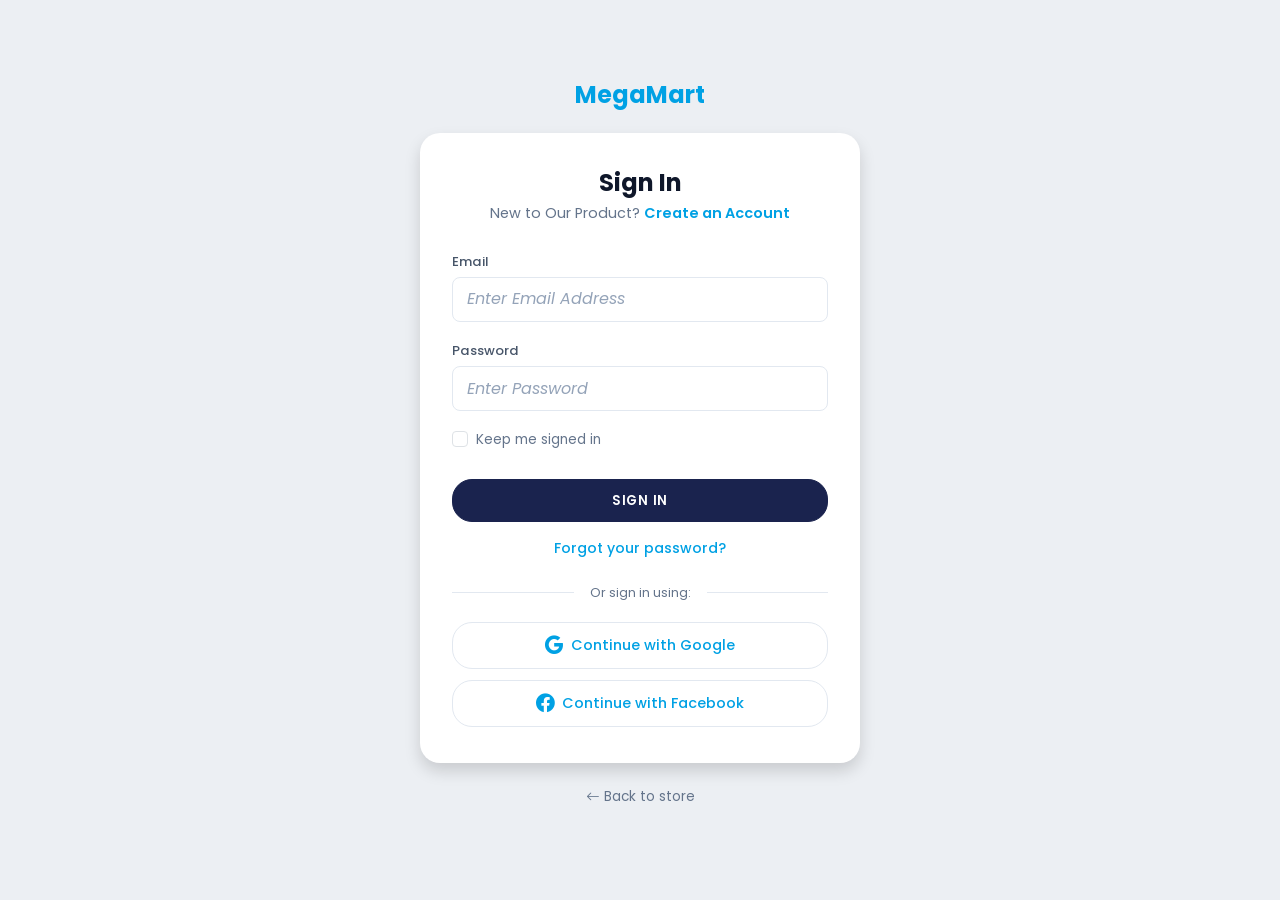
<file: login.html>
<!DOCTYPE html>
<html lang="en">
  <head>
    <meta charset="UTF-8" />
    <meta name="viewport" content="width=device-width, initial-scale=1.0" />
    <title>Sign In — MegaMart</title>
    <link rel="preconnect" href="https://fonts.googleapis.com" />
    <link rel="preconnect" href="https://fonts.gstatic.com" crossorigin />
    <link
      href="https://fonts.googleapis.com/css2?family=Poppins:wght@400;500;600;700&display=swap"
      rel="stylesheet"
    />
    <link
      href="https://cdn.jsdelivr.net/npm/bootstrap@5.3.3/dist/css/bootstrap.min.css"
      rel="stylesheet"
    />
    <link
      rel="stylesheet"
      href="https://cdn.jsdelivr.net/npm/bootstrap-icons@1.11.3/font/bootstrap-icons.min.css"
    />
    <link rel="stylesheet" href="css/style.css" />
  </head>
  <body class="mm-auth-page">
    <a class="mm-auth-brand" href="index.html">MegaMart</a>

    <div class="card mm-auth-card shadow">
      <div class="card-body">
        <h1 class="mm-auth-title">Sign In</h1>
        <p class="mm-auth-lead mb-0">
          New to Our Product?
          <a href="register.html">Create an Account</a>
        </p>

        <form id="loginForm" class="mt-4" action="#" method="post">
          <div class="mb-3">
            <label class="form-label" for="loginEmail">Email</label>
            <input
              type="email"
              class="form-control"
              id="loginEmail"
              name="email"
              placeholder="Enter Email Address"
              autocomplete="email"
              required
            />
          </div>
          <div class="mb-3">
            <label class="form-label" for="loginPassword">Password</label>
            <input
              type="password"
              class="form-control"
              id="loginPassword"
              name="password"
              placeholder="Enter Password"
              autocomplete="current-password"
              required
            />
          </div>
          <div class="form-check mb-4">
            <input class="form-check-input" type="checkbox" value="" id="keepSignedIn" />
            <label class="form-check-label mm-auth-check" for="keepSignedIn">Keep me signed in</label>
          </div>
          <button type="submit" class="btn btn-primary mm-auth-btn-primary">Sign In</button>
        </form>

        <a class="mm-auth-forgot" href="#">Forgot your password?</a>

        <div class="mm-auth-divider"><span>Or sign in using:</span></div>

        <div class="mm-auth-social">
          <button type="button" class="btn btn-outline-secondary">
            <i class="bi bi-google"></i> Continue with Google
          </button>
          <button type="button" class="btn btn-outline-secondary">
            <i class="bi bi-facebook"></i> Continue with Facebook
          </button>
        </div>
      </div>
    </div>

    <p class="mm-auth-back"><a href="index.html"><i class="bi bi-arrow-left me-1"></i>Back to store</a></p>

    <script src="https://cdn.jsdelivr.net/npm/bootstrap@5.3.3/dist/js/bootstrap.bundle.min.js"></script>
    <script>
      document.getElementById("loginForm").addEventListener("submit", function (e) {
        e.preventDefault();
        window.location.href = "dashboard.html";
      });
    </script>
  </body>
</html>
</file>
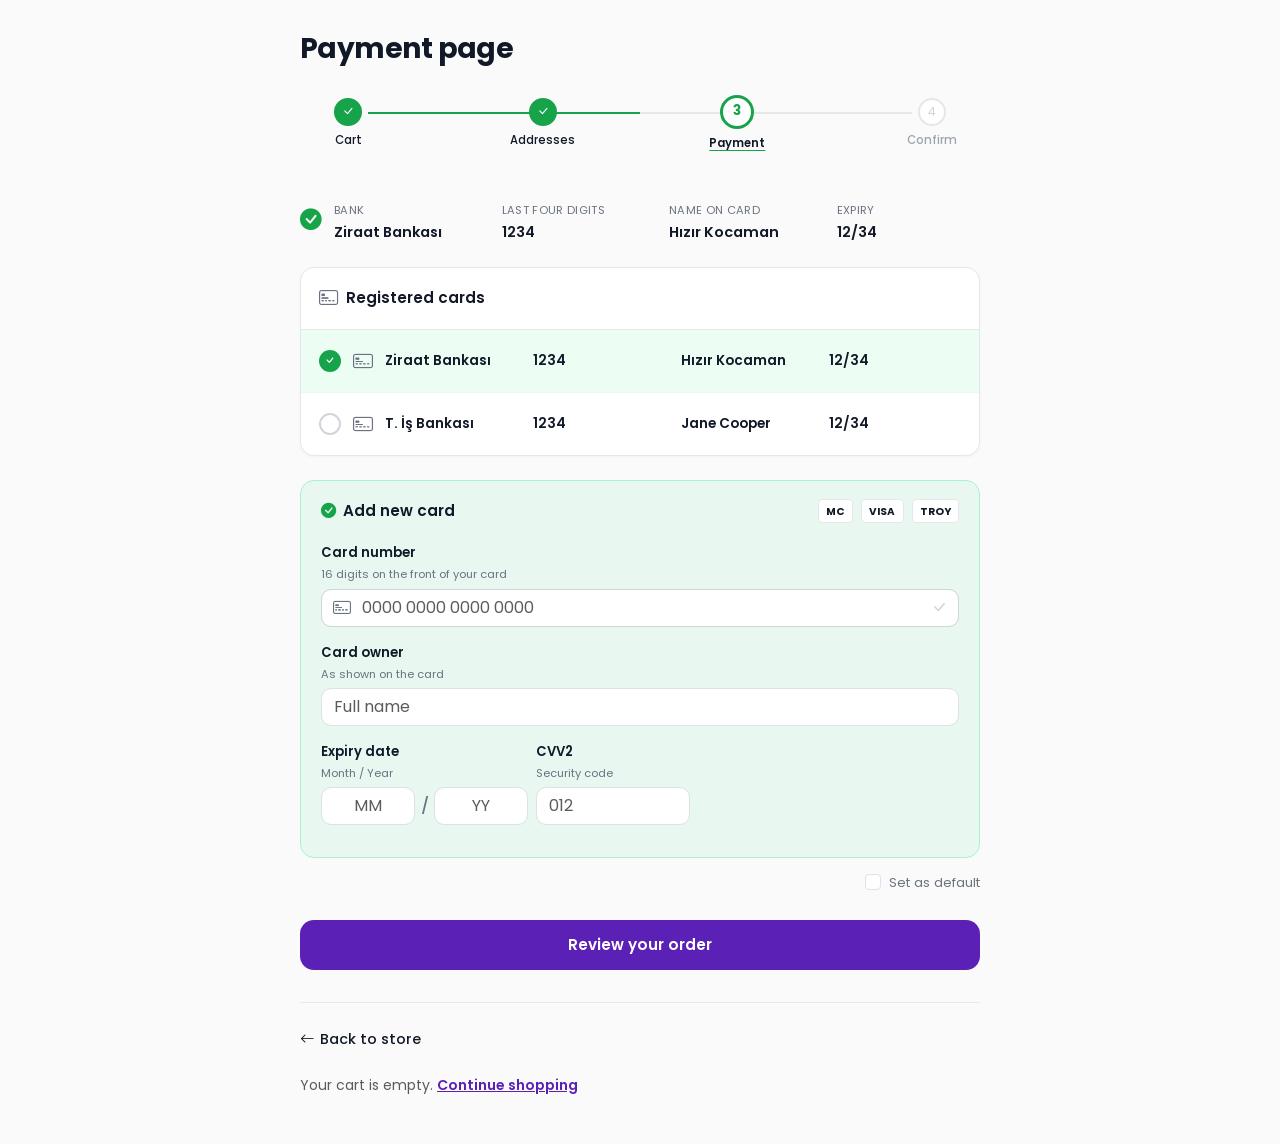
<file: payment.html>
<!DOCTYPE html>
<html lang="en">
  <head>
    <meta charset="UTF-8" />
    <meta name="viewport" content="width=device-width, initial-scale=1.0" />
    <title>Payment — MegaMart Checkout</title>
    <link rel="preconnect" href="https://fonts.googleapis.com" />
    <link rel="preconnect" href="https://fonts.gstatic.com" crossorigin />
    <link
      href="https://fonts.googleapis.com/css2?family=Poppins:wght@400;500;600;700&display=swap"
      rel="stylesheet"
    />
    <link href="https://cdn.jsdelivr.net/npm/bootstrap@5.3.3/dist/css/bootstrap.min.css" rel="stylesheet" />
    <link
      rel="stylesheet"
      href="https://cdn.jsdelivr.net/npm/bootstrap-icons@1.11.3/font/bootstrap-icons.min.css"
    />
    <link rel="stylesheet" href="css/payment.css" />
  </head>
  <body class="pay-page">
    <div class="pay-container">
      <h1 class="pay-title">Payment page</h1>

      <!-- Progress stepper -->
      <div class="pay-stepper" role="list">
        <div class="pay-step done" role="listitem">
          <div class="pay-step-circle"><i class="bi bi-check-lg"></i></div>
          <div class="pay-step-label">Cart</div>
        </div>
        <div class="pay-step done" role="listitem">
          <div class="pay-step-circle"><i class="bi bi-check-lg"></i></div>
          <div class="pay-step-label">Addresses</div>
        </div>
        <div class="pay-step active" role="listitem">
          <div class="pay-step-circle">3</div>
          <div class="pay-step-label">Payment</div>
        </div>
        <div class="pay-step pending" role="listitem">
          <div class="pay-step-circle">4</div>
          <div class="pay-step-label">Confirm</div>
        </div>
      </div>

      <!-- Active selection summary -->
      <div class="pay-selected-strip">
        <i class="bi bi-check-circle-fill" aria-hidden="true"></i>
        <div class="pay-detail-grid">
          <div>
            <div class="pay-detail-label">Bank</div>
            <div class="pay-detail-value" id="summaryBank">Ziraat Bankası</div>
          </div>
          <div>
            <div class="pay-detail-label">Last four digits</div>
            <div class="pay-detail-value" id="summaryLast4">1234</div>
          </div>
          <div>
            <div class="pay-detail-label">Name on card</div>
            <div class="pay-detail-value" id="summaryName">Hızır Kocaman</div>
          </div>
          <div>
            <div class="pay-detail-label">Expiry</div>
            <div class="pay-detail-value" id="summaryExpiry">12/34</div>
          </div>
        </div>
      </div>

      <!-- Registered cards -->
      <div class="pay-card-panel">
        <div class="pay-card-panel-header">
          <i class="bi bi-credit-card-2-front"></i>
          Registered cards
        </div>
        <div
          class="pay-card-row selected"
          role="button"
          tabindex="0"
          data-bank="Ziraat Bankası"
          data-last4="1234"
          data-name="Hızır Kocaman"
          data-expiry="12/34"
        >
          <div class="pay-card-radio" aria-hidden="true"><i class="bi bi-check"></i></div>
          <i class="bi bi-credit-card-2-front" aria-hidden="true"></i>
          <div class="pay-card-row-info">
            <div><strong>Ziraat Bankası</strong></div>
            <div><strong>1234</strong></div>
            <div><strong>Hızır Kocaman</strong></div>
            <div><strong>12/34</strong></div>
          </div>
        </div>
        <div
          class="pay-card-row"
          role="button"
          tabindex="0"
          data-bank="T. İş Bankası"
          data-last4="1234"
          data-name="Jane Cooper"
          data-expiry="12/34"
        >
          <div class="pay-card-radio" aria-hidden="true"></div>
          <i class="bi bi-credit-card-2-front" aria-hidden="true"></i>
          <div class="pay-card-row-info">
            <div><strong>T. İş Bankası</strong></div>
            <div><strong>1234</strong></div>
            <div><strong>Jane Cooper</strong></div>
            <div><strong>12/34</strong></div>
          </div>
        </div>
      </div>

      <!-- Add new card -->
      <div class="pay-add-card">
        <div class="pay-add-header">
          <div class="pay-add-title">
            <i class="bi bi-check-circle-fill"></i>
            Add new card
          </div>
          <div class="pay-networks" aria-label="Accepted cards">
            <span class="pay-network-badge">MC</span>
            <span class="pay-network-badge">VISA</span>
            <span class="pay-network-badge">TROY</span>
          </div>
        </div>

        <form id="newCardForm" class="needs-validation" novalidate>
          <div class="mb-3">
            <label class="pay-form-label d-block" for="cardNumber">Card number</label>
            <div class="pay-form-hint">16 digits on the front of your card</div>
            <div class="pay-input-icon-wrap">
              <i class="bi bi-credit-card-2-front"></i>
              <input
                type="text"
                class="form-control"
                id="cardNumber"
                placeholder="0000 0000 0000 0000"
                inputmode="numeric"
                autocomplete="cc-number"
                maxlength="19"
              />
              <i class="bi bi-check-lg" aria-hidden="true"></i>
            </div>
          </div>
          <div class="mb-3">
            <label class="pay-form-label d-block" for="cardOwner">Card owner</label>
            <div class="pay-form-hint">As shown on the card</div>
            <input
              type="text"
              class="form-control"
              id="cardOwner"
              placeholder="Full name"
              autocomplete="cc-name"
              style="border-radius: 10px"
            />
          </div>
          <div class="row g-2 mb-2">
            <div class="col-6 col-md-4">
              <label class="pay-form-label d-block" for="expMonth">Expiry date</label>
              <div class="pay-form-hint">Month / Year</div>
              <div class="pay-expiry-row">
                <input
                  type="text"
                  class="form-control"
                  id="expMonth"
                  placeholder="MM"
                  inputmode="numeric"
                  maxlength="2"
                  autocomplete="cc-exp-month"
                />
                <span class="pay-expiry-slash">/</span>
                <input
                  type="text"
                  class="form-control"
                  id="expYear"
                  placeholder="YY"
                  inputmode="numeric"
                  maxlength="2"
                  autocomplete="cc-exp-year"
                />
              </div>
            </div>
            <div class="col-6 col-md-3">
              <label class="pay-form-label d-block" for="cvv">CVV2</label>
              <div class="pay-form-hint">Security code</div>
              <input
                type="password"
                class="form-control"
                id="cvv"
                placeholder="012"
                inputmode="numeric"
                maxlength="4"
                autocomplete="cc-csc"
                style="border-radius: 10px"
              />
            </div>
          </div>
        </form>
      </div>

      <div class="pay-default-outside">
        <div class="form-check">
          <input class="form-check-input" type="checkbox" id="setDefault" />
          <label class="form-check-label" for="setDefault">Set as default</label>
        </div>
      </div>

      <button type="button" class="btn btn-pay-primary" id="btnReview">Review your order</button>

      <footer class="pay-footer">
        <a class="pay-back" href="index.html"><i class="bi bi-arrow-left"></i> Back to store</a>
        <div id="payOrderList" class="pay-order-list mt-2"></div>
        <div id="payOrderTotalRow" class="d-none pay-order-total-row">
          <span>Total</span>
          <span id="payOrderTotal"></span>
        </div>
      </footer>
    </div>

    <script src="https://cdn.jsdelivr.net/npm/bootstrap@5.3.3/dist/js/bootstrap.bundle.min.js"></script>
    <script src="js/cart.js"></script>
    <script src="js/payment.js"></script>
  </body>
</html>
</file>
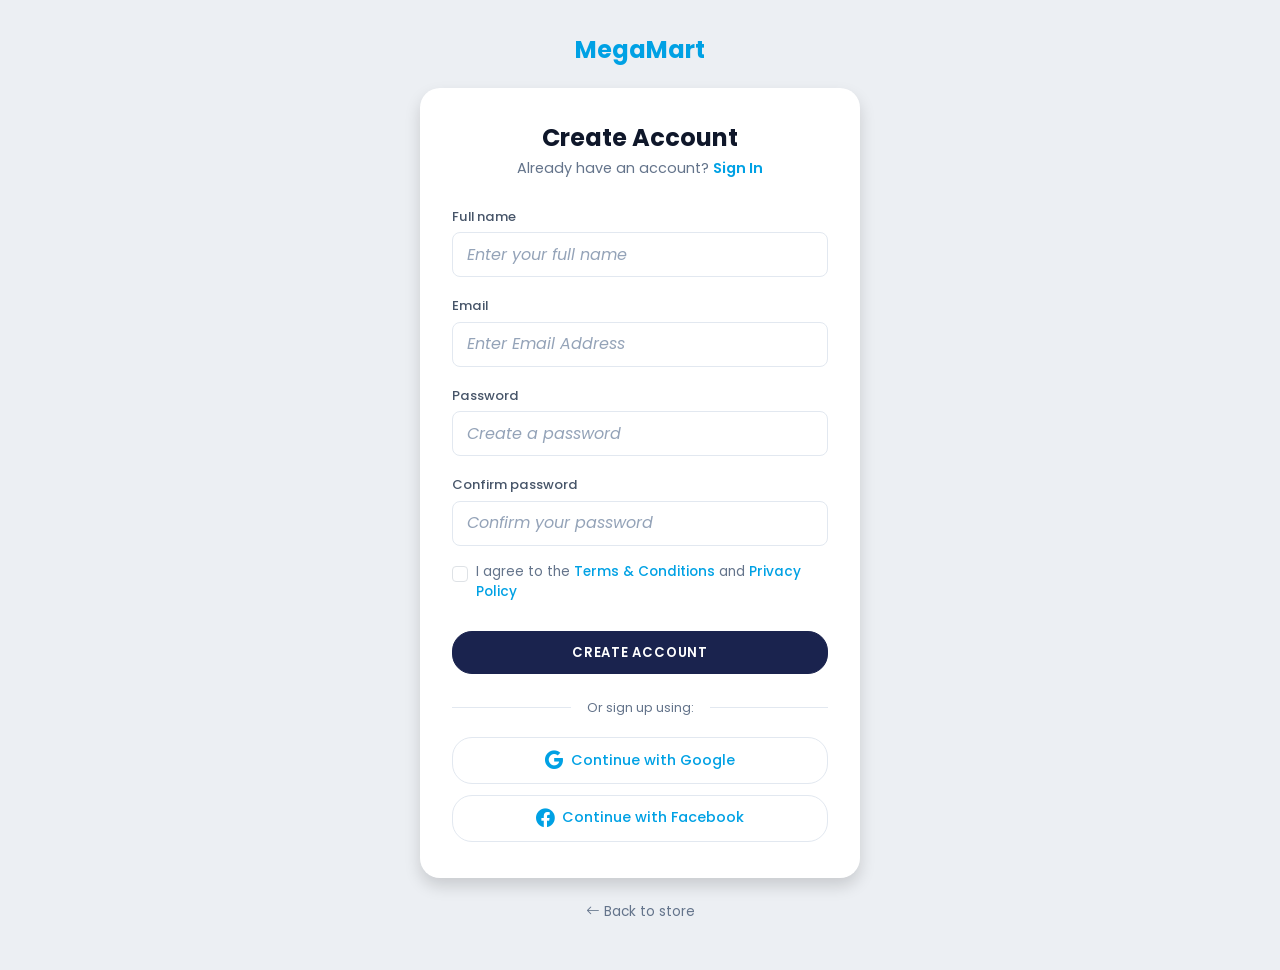
<file: register.html>
<!DOCTYPE html>
<html lang="en">
  <head>
    <meta charset="UTF-8" />
    <meta name="viewport" content="width=device-width, initial-scale=1.0" />
    <title>Create Account — MegaMart</title>
    <link rel="preconnect" href="https://fonts.googleapis.com" />
    <link rel="preconnect" href="https://fonts.gstatic.com" crossorigin />
    <link
      href="https://fonts.googleapis.com/css2?family=Poppins:wght@400;500;600;700&display=swap"
      rel="stylesheet"
    />
    <link
      href="https://cdn.jsdelivr.net/npm/bootstrap@5.3.3/dist/css/bootstrap.min.css"
      rel="stylesheet"
    />
    <link
      rel="stylesheet"
      href="https://cdn.jsdelivr.net/npm/bootstrap-icons@1.11.3/font/bootstrap-icons.min.css"
    />
    <link rel="stylesheet" href="css/style.css" />
  </head>
  <body class="mm-auth-page">
    <a class="mm-auth-brand" href="index.html">MegaMart</a>

    <div class="card mm-auth-card shadow">
      <div class="card-body">
        <h1 class="mm-auth-title">Create Account</h1>
        <p class="mm-auth-lead mb-0">
          Already have an account?
          <a href="login.html">Sign In</a>
        </p>

        <form class="mt-4" action="#" method="post" novalidate>
          <div class="mb-3">
            <label class="form-label" for="regName">Full name</label>
            <input
              type="text"
              class="form-control"
              id="regName"
              name="name"
              placeholder="Enter your full name"
              autocomplete="name"
              required
            />
          </div>
          <div class="mb-3">
            <label class="form-label" for="regEmail">Email</label>
            <input
              type="email"
              class="form-control"
              id="regEmail"
              name="email"
              placeholder="Enter Email Address"
              autocomplete="email"
              required
            />
          </div>
          <div class="mb-3">
            <label class="form-label" for="regPassword">Password</label>
            <input
              type="password"
              class="form-control"
              id="regPassword"
              name="password"
              placeholder="Create a password"
              autocomplete="new-password"
              required
              minlength="8"
            />
          </div>
          <div class="mb-3">
            <label class="form-label" for="regPassword2">Confirm password</label>
            <input
              type="password"
              class="form-control"
              id="regPassword2"
              name="password_confirmation"
              placeholder="Confirm your password"
              autocomplete="new-password"
              required
            />
          </div>
          <div class="form-check mb-4">
            <input class="form-check-input" type="checkbox" value="" id="termsAgree" required />
            <label class="form-check-label mm-auth-check" for="termsAgree">
              I agree to the <a href="#">Terms &amp; Conditions</a> and <a href="#">Privacy Policy</a>
            </label>
          </div>
          <button type="submit" class="btn btn-primary mm-auth-btn-primary">Create Account</button>
        </form>

        <div class="mm-auth-divider mt-4"><span>Or sign up using:</span></div>

        <div class="mm-auth-social">
          <button type="button" class="btn btn-outline-secondary">
            <i class="bi bi-google"></i> Continue with Google
          </button>
          <button type="button" class="btn btn-outline-secondary">
            <i class="bi bi-facebook"></i> Continue with Facebook
          </button>
        </div>
      </div>
    </div>

    <p class="mm-auth-back"><a href="index.html"><i class="bi bi-arrow-left me-1"></i>Back to store</a></p>

    <script src="https://cdn.jsdelivr.net/npm/bootstrap@5.3.3/dist/js/bootstrap.bundle.min.js"></script>
    <script src="js/auth.js"></script>
  </body>
</html>
</file>
<file: css/style.css>
/* MegaMart — assignment styles */
:root {
  --mm-primary: #00a1e4;
  --mm-primary-dark: #0088c0;
  --mm-navy: #0d2137;
  --mm-navy-deep: #0a1929;
  --mm-soft-gray: #f4f6f8;
  --mm-border: #e2e8f0;
  --mm-text: #1e293b;
  --mm-muted: #64748b;
  --mm-green: #16a34a;
  --mm-footer-blue: #00a1e4;
  --mm-radius-md: 1rem;
  --mm-radius-lg: 1.25rem;
  --mm-radius-xl: 1.75rem;
  --mm-transition: 0.28s cubic-bezier(0.4, 0, 0.2, 1);
  --mm-auth-navy: #1a234e;
  --mm-auth-bg: #eceff3;
}

html {
  overflow-x: clip;
}

body {
  font-family: "Poppins", system-ui, -apple-system, sans-serif;
  color: var(--mm-text);
  background: #fff;
  overflow-x: clip;
}

.mm-top-bar {
  background: var(--mm-soft-gray);
  font-size: 0.8rem;
  border-bottom: 1px solid var(--mm-border);
}

.mm-top-bar a {
  color: var(--mm-muted);
  text-decoration: none;
  transition: color var(--mm-transition);
}

.mm-top-bar a:hover {
  color: var(--mm-primary);
}

.mm-logo {
  color: var(--mm-primary);
  font-weight: 700;
  font-size: 1.35rem;
  letter-spacing: -0.02em;
}

.mm-search-wrap {
  max-width: 520px;
  margin: 0 auto;
}

.mm-search-wrap .input-group {
  border: 1px solid var(--mm-border);
  border-radius: 999px;
  overflow: hidden;
  background: #fff;
  transition: box-shadow var(--mm-transition), border-color var(--mm-transition);
}

.mm-search-wrap .input-group:focus-within {
  border-color: var(--mm-primary);
  box-shadow: 0 0 0 3px rgba(0, 161, 228, 0.15);
}

.mm-search-wrap .form-control {
  border: none;
  box-shadow: none;
}

.mm-search-wrap .form-control:focus {
  box-shadow: none;
}

.mm-icon-btn {
  border: none;
  background: transparent;
  color: var(--mm-muted);
  padding: 0.5rem 0.75rem;
}

.mm-nav-action {
  color: var(--mm-text);
  font-size: 0.875rem;
  text-decoration: none;
  transition: color var(--mm-transition);
}

.mm-nav-action:hover {
  color: var(--mm-primary);
}

/* Category pills + dropdown */
.mm-cat-pill {
  border-radius: 999px;
  padding: 0.45rem 1rem;
  font-size: 0.82rem;
  border: 1px solid var(--mm-border);
  background: #fff;
  color: var(--mm-text);
  transition: transform var(--mm-transition), box-shadow var(--mm-transition),
    background var(--mm-transition), border-color var(--mm-transition);
}

.mm-cat-pill:hover:not(.active) {
  border-color: var(--mm-primary);
  color: var(--mm-primary);
  transform: translateY(-2px);
  box-shadow: 0 4px 12px rgba(0, 161, 228, 0.12);
}

.mm-cat-pill.active,
.mm-cat-pill.show {
  background: var(--mm-primary) !important;
  border-color: var(--mm-primary) !important;
  color: #fff !important;
}

.mm-cat-pill.dropdown-toggle::after {
  margin-left: 0.35rem;
}

.mm-category-scroll {
  scrollbar-width: thin;
  -webkit-overflow-scrolling: touch;
  overscroll-behavior-x: contain;
}

/* Hero carousel */
.mm-hero-carousel .carousel-item {
  min-height: 320px;
  border-radius: var(--mm-radius-xl);
  overflow: hidden;
}

@media (min-width: 768px) {
  .mm-hero-carousel .carousel-item {
    min-height: 380px;
  }
}

.mm-hero-slide {
  background: linear-gradient(135deg, var(--mm-navy-deep) 0%, var(--mm-navy) 55%, #1e3a5f 100%);
  border-radius: var(--mm-radius-xl);
  padding: 2.5rem 2rem;
  position: relative;
}

.mm-hero-slide .mm-hero-kicker {
  color: rgba(255, 255, 255, 0.85);
  font-size: 0.95rem;
}

.mm-hero-slide .mm-hero-title {
  color: #fff;
  font-weight: 700;
  letter-spacing: 0.06em;
  font-size: clamp(1.5rem, 4vw, 2.35rem);
  line-height: 1.15;
  margin: 0.5rem 0;
}

.mm-hero-slide .mm-hero-offer {
  color: rgba(255, 255, 255, 0.95);
  font-size: 1.1rem;
  font-weight: 600;
}

.mm-hero-img-wrap {
  display: flex;
  align-items: center;
  justify-content: center;
}

.mm-hero-img-wrap img {
  max-height: 260px;
  object-fit: contain;
  filter: drop-shadow(0 20px 40px rgba(0, 0, 0, 0.35));
  animation: mm-float 4s ease-in-out infinite;
}

@keyframes mm-float {
  0%,
  100% {
    transform: translateY(0);
  }
  50% {
    transform: translateY(-10px);
  }
}

.mm-carousel-btn {
  width: 48px;
  height: 48px;
  border-radius: 50%;
  background: var(--mm-primary) !important;
  opacity: 1 !important;
  top: 50%;
  transform: translateY(-50%);
  transition: transform var(--mm-transition), background var(--mm-transition);
}

.mm-carousel-btn:hover {
  background: var(--mm-primary-dark) !important;
  transform: translateY(-50%) scale(1.06);
}

.mm-hero-carousel .carousel-indicators {
  margin-bottom: 1rem;
  margin-left: 8%;
  justify-content: flex-start;
}

.mm-hero-carousel .carousel-indicators [data-bs-target] {
  width: 8px;
  height: 8px;
  border-radius: 999px;
  background: rgba(255, 255, 255, 0.45);
  border: none;
  transition: width var(--mm-transition), background var(--mm-transition);
}

.mm-hero-carousel .carousel-indicators .active {
  width: 28px;
  background: #fff;
}

/* Section titles */
.mm-section-head {
  display: flex;
  align-items: baseline;
  justify-content: space-between;
  margin-bottom: 1.25rem;
  flex-wrap: wrap;
  gap: 0.5rem;
}

.mm-section-title {
  font-size: 1.25rem;
  font-weight: 600;
  color: var(--mm-text);
  margin: 0;
}

.mm-section-title .mm-highlight {
  color: var(--mm-primary);
  border-bottom: 3px solid var(--mm-primary);
  padding-bottom: 2px;
}

/* "Shop From Top Categories" — full-width accent underline, split colors */
.mm-section-title--categories {
  display: inline-block;
  margin: 0;
  padding-bottom: 0.45rem;
  border-bottom: 4px solid var(--mm-primary);
}

.mm-section-title--categories .mm-section-title__muted {
  color: var(--mm-text);
  font-weight: 600;
}

.mm-section-title--categories .mm-section-title__accent {
  color: var(--mm-primary);
  font-weight: 700;
}

.mm-view-all--dark {
  color: var(--mm-text) !important;
  font-size: 0.85rem;
}

.mm-view-all--dark:hover {
  color: var(--mm-primary) !important;
}

.mm-view-all {
  color: var(--mm-primary);
  font-weight: 500;
  font-size: 0.9rem;
  text-decoration: none;
  transition: gap var(--mm-transition);
  display: inline-flex;
  align-items: center;
  gap: 0.25rem;
}

.mm-view-all:hover {
  color: var(--mm-primary-dark);
  gap: 0.5rem;
}

/* Product cards */
.mm-product-card {
  background: var(--mm-soft-gray);
  border-radius: var(--mm-radius-lg);
  border: 2px solid transparent;
  padding: 1rem;
  height: 100%;
  position: relative;
  transition: transform var(--mm-transition), box-shadow var(--mm-transition),
    border-color var(--mm-transition);
}

.mm-product-card:hover {
  transform: translateY(-6px);
  box-shadow: 0 12px 28px rgba(13, 33, 55, 0.12);
  border-color: var(--mm-primary);
}

.mm-badge-off {
  position: absolute;
  top: 12px;
  right: 12px;
  background: var(--mm-primary);
  color: #fff;
  font-size: 0.72rem;
  font-weight: 600;
  padding: 0.25rem 0.5rem;
  border-radius: 4px;
  z-index: 1;
}

.mm-product-card .mm-pname {
  font-size: 0.85rem;
  font-weight: 500;
  margin-top: 0.75rem;
  margin-bottom: 0.35rem;
  line-height: 1.35;
}

.mm-price-now {
  font-weight: 700;
  font-size: 1rem;
}

.mm-price-was {
  color: var(--mm-muted);
  font-size: 0.85rem;
  text-decoration: line-through;
}

.mm-save {
  color: var(--mm-green);
  font-size: 0.8rem;
  font-weight: 600;
  margin-top: 0.25rem;
}

.mm-product-actions .btn {
  border-radius: var(--mm-radius-lg);
  min-height: 2.5rem;
}

.mm-product-actions .btn-primary {
  background: var(--mm-primary);
  border-color: var(--mm-primary);
}

.mm-product-actions .btn-primary:hover {
  background: var(--mm-primary-dark);
  border-color: var(--mm-primary-dark);
}

.mm-modal-content {
  border-radius: var(--mm-radius-lg);
}

#productDetailModal .btn,
#cartOffcanvas .btn {
  border-radius: var(--mm-radius-lg);
}

.mm-cart-badge {
  font-size: 0.65rem;
  min-width: 1.1rem;
  padding: 0.25em 0.4em !important;
}

.mm-cart-trigger .mm-cart-badge.d-none {
  display: none !important;
}

.mm-product-img {
  height: 140px;
  display: flex;
  align-items: center;
  justify-content: center;
}

.mm-product-img img {
  max-height: 130px;
  object-fit: contain;
  transition: transform var(--mm-transition);
}

.mm-product-card:hover .mm-product-img img {
  transform: scale(1.06);
}

/* Top categories: one horizontal row on desktop (Bootstrap has no row-cols-7) */
.mm-top-categories-row {
  display: flex;
  flex-wrap: wrap;
  justify-content: center;
  align-items: flex-start;
  gap: 1.25rem 1rem;
  padding: 0.25rem 0 0.5rem;
}

.mm-top-cat-item {
  flex: 0 0 calc(33.333% - 0.75rem);
  max-width: calc(33.333% - 0.75rem);
  display: flex;
  justify-content: center;
}

@media (min-width: 576px) {
  .mm-top-cat-item {
    flex: 0 0 calc(25% - 0.85rem);
    max-width: calc(25% - 0.85rem);
  }
}

@media (min-width: 768px) and (max-width: 991.98px) {
  .mm-top-categories-row {
    gap: 1.25rem 1rem;
  }
}

@media (min-width: 992px) {
  .mm-top-categories-row {
    flex-wrap: nowrap;
    justify-content: space-between;
    gap: 0.35rem;
  }
  .mm-top-cat-item {
    flex: 1 1 0;
    min-width: 0;
    max-width: none;
  }
}

/* Top categories circles */
.mm-cat-circle {
  text-align: center;
  cursor: pointer;
  max-width: 100px;
}

@media (min-width: 992px) {
  .mm-cat-circle {
    max-width: 110px;
  }
}

.mm-cat-circle .mm-circle-inner {
  width: 88px;
  height: 88px;
  max-width: 100%;
  margin: 0 auto 0.5rem;
  border-radius: 50%;
  border: 2px solid var(--mm-border);
  overflow: hidden;
  background: var(--mm-soft-gray);
  display: flex;
  align-items: center;
  justify-content: center;
  transition: transform var(--mm-transition), border-color var(--mm-transition),
    box-shadow var(--mm-transition);
}

.mm-cat-circle:hover:not(.active) .mm-circle-inner {
  border-color: #94a3b8;
  box-shadow: 0 4px 12px rgba(15, 23, 42, 0.08);
  transform: translateY(-2px);
}

.mm-cat-circle.active .mm-circle-inner {
  border-color: var(--mm-primary);
  border-width: 2px;
  box-shadow: 0 0 0 3px rgba(0, 161, 228, 0.15), 0 10px 28px rgba(0, 161, 228, 0.22);
  transform: translateY(-2px);
}

.mm-cat-circle img {
  width: 70%;
  height: 70%;
  object-fit: contain;
}

.mm-cat-label {
  font-size: 0.8rem;
  color: var(--mm-text);
}

/* Brand promo carousel */
.mm-brand-card {
  border-radius: var(--mm-radius-lg);
  padding: 1.25rem 1.5rem;
  min-height: 180px;
  display: flex;
  flex-direction: column;
  justify-content: center;
  position: relative;
  overflow: hidden;
  transition: transform var(--mm-transition), box-shadow var(--mm-transition);
}

.mm-brand-card:hover {
  transform: translateY(-4px);
  box-shadow: 0 12px 24px rgba(0, 0, 0, 0.12);
}

.mm-brand-tag {
  font-size: 0.75rem;
  font-weight: 700;
  letter-spacing: 0.08em;
  opacity: 0.9;
}

.mm-brand-offer {
  font-weight: 700;
  margin-top: 0.5rem;
}

.mm-brand-card .mm-brand-phone {
  position: absolute;
  right: 8px;
  bottom: 0;
  max-height: 160px;
}

.mm-brand-iphone {
  background: linear-gradient(145deg, #3d3d3d, #1a1a1a);
  color: #fff;
}

.mm-brand-realme {
  background: linear-gradient(145deg, #fff9e6, #ffefc2);
  color: #b45309;
}

.mm-brand-xiaomi {
  background: linear-gradient(145deg, #fff4e6, #ffd9b8);
  color: #c2410a;
}

.mm-brands-carousel .carousel-indicators {
  position: static;
  margin-top: 1rem;
  margin-bottom: 0;
}

.mm-brands-carousel .carousel-indicators [data-bs-target] {
  width: 8px;
  height: 8px;
  border-radius: 50%;
  background: var(--mm-border);
  border: none;
}

.mm-brands-carousel .carousel-indicators .active {
  background: var(--mm-primary);
}

/* Daily essentials */
.mm-essential-card {
  background: var(--mm-soft-gray);
  border-radius: var(--mm-radius-lg);
  border: 2px solid transparent;
  padding: 1rem;
  text-align: center;
  height: 100%;
  transition: transform var(--mm-transition), border-color var(--mm-transition),
    box-shadow var(--mm-transition);
}

.mm-essential-card:hover,
.mm-essential-card.active {
  border-color: var(--mm-primary);
  box-shadow: 0 8px 20px rgba(0, 161, 228, 0.15);
  transform: translateY(-4px);
}

.mm-essential-card .mm-ess-img {
  height: 100px;
  display: flex;
  align-items: center;
  justify-content: center;
  margin-bottom: 0.5rem;
}

.mm-essential-card img {
  max-height: 90px;
  object-fit: contain;
}

.mm-essential-card .mm-ess-name {
  font-weight: 600;
  font-size: 0.9rem;
}

.mm-essential-card .mm-ess-off {
  color: var(--mm-primary);
  font-size: 0.8rem;
  font-weight: 600;
  margin-top: 0.25rem;
}

/* Footer */
.mm-footer {
  background: var(--mm-footer-blue);
  color: #fff;
  padding: 3rem 0 2rem;
  margin-top: 3rem;
  position: relative;
  overflow: hidden;
}

.mm-footer::after {
  content: "";
  position: absolute;
  right: -80px;
  top: 10%;
  width: 280px;
  height: 280px;
  border: 40px solid rgba(255, 255, 255, 0.08);
  border-radius: 50%;
  pointer-events: none;
}

.mm-footer a {
  color: rgba(255, 255, 255, 0.92);
  text-decoration: none;
  font-size: 0.9rem;
  display: flex;
  align-items: center;
  gap: 0.5rem;
  padding: 0.25rem 0;
  transition: opacity var(--mm-transition), padding-left var(--mm-transition);
}

.mm-footer a::before {
  content: "";
  width: 6px;
  height: 6px;
  background: #fff;
  border-radius: 50%;
  opacity: 0.85;
}

.mm-footer a:hover {
  opacity: 1;
  padding-left: 4px;
}

.mm-footer .mm-footer-logo {
  font-size: 1.75rem;
  font-weight: 700;
  color: #fff;
  margin-bottom: 1.5rem;
}

.mm-footer h6 {
  font-weight: 600;
  margin-bottom: 1rem;
  font-size: 1rem;
}

.mm-app-badges .btn {
  border-radius: 8px;
  font-size: 0.75rem;
}

/* Scroll reveal animation */
.mm-reveal {
  opacity: 0;
  transform: translateY(24px);
  transition: opacity 0.6s ease, transform 0.6s ease;
}

.mm-reveal.visible {
  opacity: 1;
  transform: translateY(0);
}

/* Auth (login / register) */
.mm-auth-page {
  min-height: 100vh;
  display: flex;
  flex-direction: column;
  align-items: center;
  justify-content: center;
  padding: 2rem 1rem;
  background: var(--mm-auth-bg);
}

.mm-auth-page .mm-auth-brand {
  text-decoration: none;
  color: var(--mm-primary);
  font-weight: 700;
  font-size: 1.5rem;
  margin-bottom: 1.25rem;
  transition: opacity var(--mm-transition);
}

.mm-auth-page .mm-auth-brand:hover {
  opacity: 0.85;
  color: var(--mm-primary-dark);
}

.mm-auth-card {
  width: 100%;
  max-width: 440px;
  border: none;
  border-radius: var(--mm-radius-lg);
  box-shadow: 0 12px 40px rgba(13, 33, 55, 0.1), 0 2px 8px rgba(13, 33, 55, 0.06);
  animation: mm-auth-in 0.45s ease both;
}

@keyframes mm-auth-in {
  from {
    opacity: 0;
    transform: translateY(12px);
  }
  to {
    opacity: 1;
    transform: translateY(0);
  }
}

.mm-auth-card .card-body {
  padding: 2.25rem 2rem;
}

.mm-auth-title {
  font-size: 1.5rem;
  font-weight: 700;
  color: #0f172a;
  text-align: center;
  margin-bottom: 0.35rem;
}

.mm-auth-lead {
  text-align: center;
  font-size: 0.9rem;
  color: var(--mm-muted);
  margin-bottom: 1.75rem;
}

.mm-auth-lead a {
  color: var(--mm-primary);
  font-weight: 600;
  text-decoration: none;
}

.mm-auth-lead a:hover {
  text-decoration: underline;
}

.mm-auth-card .form-label {
  font-size: 0.82rem;
  font-weight: 500;
  color: #475569;
  margin-bottom: 0.35rem;
}

.mm-auth-card .form-control {
  border-radius: 0.5rem;
  border-color: var(--mm-border);
  padding: 0.6rem 0.85rem;
  transition: border-color var(--mm-transition), box-shadow var(--mm-transition);
}

.mm-auth-card .form-control::placeholder {
  color: #94a3b8;
  font-style: italic;
}

.mm-auth-card .form-control:focus {
  border-color: var(--mm-primary);
  box-shadow: 0 0 0 3px rgba(0, 161, 228, 0.15);
}

.mm-auth-check {
  font-size: 0.85rem;
  color: var(--mm-muted);
}

.mm-auth-check a {
  color: var(--mm-primary);
  font-weight: 500;
  text-decoration: none;
}

.mm-auth-check a:hover {
  text-decoration: underline;
}

.mm-auth-btn-primary {
  --bs-btn-bg: var(--mm-auth-navy);
  --bs-btn-border-color: var(--mm-auth-navy);
  --bs-btn-hover-bg: #141d3d;
  --bs-btn-hover-border-color: #141d3d;
  --bs-btn-active-bg: #101831;
  --bs-btn-active-border-color: #101831;
  width: 100%;
  padding: 0.65rem 1rem;
  font-weight: 600;
  letter-spacing: 0.06em;
  text-transform: uppercase;
  font-size: 0.82rem;
  border-radius: var(--mm-radius-lg);
  margin-top: 0.25rem;
  transition: transform var(--mm-transition), box-shadow var(--mm-transition);
}

.mm-auth-btn-primary:hover {
  transform: translateY(-1px);
  box-shadow: 0 6px 16px rgba(26, 35, 78, 0.25);
}

.mm-auth-forgot {
  display: block;
  text-align: center;
  margin-top: 1rem;
  font-size: 0.88rem;
  color: var(--mm-primary);
  font-weight: 500;
  text-decoration: none;
}

.mm-auth-forgot:hover {
  text-decoration: underline;
}

.mm-auth-divider {
  display: flex;
  align-items: center;
  gap: 1rem;
  margin: 1.5rem 0 1.25rem;
  color: var(--mm-muted);
  font-size: 0.8rem;
}

.mm-auth-divider::before,
.mm-auth-divider::after {
  content: "";
  flex: 1;
  height: 1px;
  background: var(--mm-border);
}

.mm-auth-social {
  display: flex;
  flex-direction: column;
  gap: 0.65rem;
}

.mm-auth-social .btn {
  border-radius: var(--mm-radius-lg);
  padding: 0.55rem 1rem;
  font-size: 0.9rem;
  font-weight: 500;
  color: var(--mm-primary);
  border-color: var(--mm-border);
  background: #fff;
  display: flex;
  align-items: center;
  justify-content: center;
  gap: 0.5rem;
  transition: background var(--mm-transition), border-color var(--mm-transition),
    transform var(--mm-transition), box-shadow var(--mm-transition);
}

.mm-auth-social .btn:hover {
  background: var(--mm-soft-gray);
  border-color: #cbd5e1;
  color: var(--mm-primary-dark);
  transform: translateY(-1px);
  box-shadow: 0 4px 12px rgba(13, 33, 55, 0.08);
}

.mm-auth-social .btn i {
  font-size: 1.15rem;
}

.mm-auth-back {
  margin-top: 1.5rem;
  text-align: center;
  font-size: 0.85rem;
}

.mm-auth-back a {
  color: var(--mm-muted);
  text-decoration: none;
}

.mm-auth-back a:hover {
  color: var(--mm-primary);
}

/* --- Responsive (store + shared) --- */
@media (max-width: 575.98px) {
  .mm-logo {
    font-size: 1.15rem;
  }

  .mm-section-head {
    align-items: flex-start;
    flex-direction: column;
  }

  .mm-section-title {
    font-size: clamp(1.05rem, 4.5vw, 1.25rem);
    line-height: 1.3;
  }

  .mm-hero-carousel .carousel-item {
    min-height: 260px;
    border-radius: var(--mm-radius-lg);
  }

  .mm-hero-slide {
    border-radius: var(--mm-radius-lg);
    padding: 1.25rem 1rem;
  }

  .mm-hero-slide .mm-hero-kicker {
    font-size: 0.85rem;
  }

  .mm-hero-slide .mm-hero-offer {
    font-size: 0.95rem;
  }

  .mm-hero-img-wrap img {
    max-height: 160px;
  }

  .mm-carousel-btn {
    width: 38px;
    height: 38px;
  }

  .mm-hero-carousel .carousel-control-prev {
    left: 6px;
  }

  .mm-hero-carousel .carousel-control-next {
    right: 6px;
  }

  .mm-hero-carousel .carousel-indicators {
    margin-left: 1rem;
    margin-bottom: 0.65rem;
  }

  .mm-product-card .mm-pname {
    font-size: 0.78rem;
  }

  .mm-product-img {
    height: 120px;
  }

  .mm-product-img img {
    max-height: 110px;
  }

  .mm-badge-off {
    font-size: 0.65rem;
    top: 8px;
    right: 8px;
  }

  .mm-essential-card .mm-ess-name {
    font-size: 0.82rem;
  }

  .mm-essential-card .mm-ess-img {
    height: 84px;
  }

  .mm-footer {
    padding: 2rem 0 1.5rem;
    margin-top: 2rem;
  }

  .mm-footer::after {
    opacity: 0.5;
    transform: scale(0.85);
  }

  .mm-modal-content .modal-body {
    padding-left: 1rem !important;
    padding-right: 1rem !important;
  }

  .mm-auth-page {
    padding: 1rem 0.75rem;
  }

  .mm-auth-card .card-body {
    padding: 1.5rem 1.15rem;
  }

  .mm-auth-title {
    font-size: 1.3rem;
  }
}

@media (max-width: 991.98px) {
  .mm-search-wrap {
    max-width: none;
  }

  .mm-brand-card .mm-brand-phone {
    max-height: 120px;
  }

  .mm-brand-card {
    min-height: 160px;
    padding: 1rem;
  }
}

@media (hover: none) {
  .mm-product-card:hover {
    transform: none;
  }

  .mm-product-card:active {
    border-color: var(--mm-primary);
  }
}
</file>
<file: css/payment.css>
/* Checkout — Payment page */
:root {
  --pay-purple: #5b21b6;
  --pay-purple-hover: #4c1d95;
  --pay-green: #16a34a;
  --pay-green-soft: #ecfdf3;
  --pay-mint: #e8f8f0;
  --pay-mint-border: #a7f3d0;
  --pay-line: #e5e7eb;
  --pay-muted: #6b7280;
  --pay-text: #111827;
  --pay-card-radius: 14px;
}

.pay-page {
  font-family: "Poppins", system-ui, sans-serif;
  background: #fafafa;
  color: var(--pay-text);
  min-height: 100vh;
  padding-bottom: 3rem;
}

.pay-container {
  max-width: 720px;
  margin: 0 auto;
  padding: 2rem 1.25rem 0;
}

.pay-title {
  font-size: 1.75rem;
  font-weight: 700;
  letter-spacing: -0.02em;
  margin-bottom: 2rem;
}

/* Stepper */
.pay-stepper {
  display: flex;
  align-items: flex-start;
  justify-content: space-between;
  position: relative;
  margin-bottom: 2.25rem;
  padding: 0 0.25rem;
}

.pay-stepper::before {
  content: "";
  position: absolute;
  left: 10%;
  right: 10%;
  top: 14px;
  height: 2px;
  background: linear-gradient(
    to right,
    var(--pay-green) 0%,
    var(--pay-green) 50%,
    var(--pay-line) 50%,
    var(--pay-line) 100%
  );
  z-index: 0;
}

.pay-step {
  position: relative;
  z-index: 1;
  text-align: center;
  flex: 1;
  max-width: 88px;
}

.pay-step-circle {
  width: 28px;
  height: 28px;
  border-radius: 50%;
  margin: 0 auto 0.5rem;
  display: flex;
  align-items: center;
  justify-content: center;
  font-size: 0.75rem;
  background: #fff;
  border: 2px solid var(--pay-line);
  color: var(--pay-muted);
}

.pay-step.done .pay-step-circle {
  background: var(--pay-green);
  border-color: var(--pay-green);
  color: #fff;
}

.pay-step.active .pay-step-circle {
  width: 34px;
  height: 34px;
  margin-top: -3px;
  border-width: 3px;
  border-color: var(--pay-green);
  background: #fff;
  color: var(--pay-green);
  font-weight: 700;
  font-size: 0.85rem;
}

.pay-step.pending .pay-step-circle {
  background: #fff;
  border-color: #e5e7eb;
  color: #d1d5db;
}

.pay-step-label {
  font-size: 0.72rem;
  font-weight: 500;
  color: var(--pay-muted);
  line-height: 1.2;
}

.pay-step.done .pay-step-label {
  color: var(--pay-text);
}

.pay-step.active .pay-step-label {
  color: var(--pay-text);
  font-weight: 600;
  text-decoration: underline;
  text-underline-offset: 3px;
  text-decoration-color: var(--pay-green);
}

.pay-step.pending .pay-step-label {
  color: #9ca3af;
}

/* Selected card summary strip */
.pay-selected-strip {
  display: flex;
  align-items: flex-start;
  gap: 0.75rem;
  padding: 1rem 0;
  margin-bottom: 0.5rem;
}

.pay-selected-strip .bi-check-circle-fill {
  color: var(--pay-green);
  font-size: 1.35rem;
  flex-shrink: 0;
  margin-top: 0.15rem;
}

.pay-detail-grid {
  display: grid;
  grid-template-columns: repeat(2, 1fr);
  gap: 0.75rem 1.5rem;
  flex: 1;
}

@media (min-width: 576px) {
  .pay-detail-grid {
    grid-template-columns: repeat(4, 1fr);
  }
}

.pay-detail-label {
  font-size: 0.7rem;
  color: var(--pay-muted);
  text-transform: uppercase;
  letter-spacing: 0.03em;
  margin-bottom: 0.15rem;
}

.pay-detail-value {
  font-weight: 600;
  font-size: 0.9rem;
}

/* Registered cards card */
.pay-card-panel {
  background: #fff;
  border: 1px solid var(--pay-line);
  border-radius: var(--pay-card-radius);
  overflow: hidden;
  margin-bottom: 1.5rem;
  box-shadow: 0 1px 3px rgba(0, 0, 0, 0.04);
}

.pay-card-panel-header {
  display: flex;
  align-items: center;
  gap: 0.5rem;
  padding: 1rem 1.15rem;
  border-bottom: 1px solid var(--pay-line);
  font-weight: 600;
  font-size: 0.95rem;
}

.pay-card-panel-header i {
  color: var(--pay-muted);
  font-size: 1.2rem;
}

.pay-card-row {
  display: flex;
  align-items: center;
  gap: 0.75rem;
  padding: 1rem 1.15rem;
  border-bottom: 1px solid #f3f4f6;
  cursor: pointer;
  transition: background 0.15s;
}

.pay-card-row:last-child {
  border-bottom: none;
}

.pay-card-row:hover {
  background: #fafafa;
}

.pay-card-row.selected {
  background: var(--pay-green-soft);
}

.pay-card-radio {
  width: 22px;
  height: 22px;
  border-radius: 50%;
  border: 2px solid #d1d5db;
  flex-shrink: 0;
  display: flex;
  align-items: center;
  justify-content: center;
}

.pay-card-row.selected .pay-card-radio {
  border-color: var(--pay-green);
  background: var(--pay-green);
  color: #fff;
}

.pay-card-row:not(.selected) .pay-card-radio::after {
  content: "";
}

.pay-card-row.selected .pay-card-radio .bi-check {
  font-size: 0.85rem;
}

.pay-card-row .bi-credit-card-2-front {
  color: var(--pay-muted);
  font-size: 1.25rem;
}

.pay-card-row-info {
  display: grid;
  grid-template-columns: 1fr 1fr;
  gap: 0.25rem 1rem;
  font-size: 0.85rem;
  flex: 1;
}

@media (min-width: 576px) {
  .pay-card-row-info {
    grid-template-columns: repeat(4, 1fr);
  }
}

.pay-card-row-info strong {
  font-weight: 600;
  display: block;
}

/* Add new card — mint */
.pay-add-card {
  background: var(--pay-mint);
  border: 1px solid var(--pay-mint-border);
  border-radius: var(--pay-card-radius);
  padding: 1.15rem 1.25rem 1.5rem;
  margin-bottom: 1.25rem;
  position: relative;
}

.pay-add-header {
  display: flex;
  align-items: center;
  justify-content: space-between;
  flex-wrap: wrap;
  gap: 0.75rem;
  margin-bottom: 1.25rem;
}

.pay-add-title {
  display: flex;
  align-items: center;
  gap: 0.45rem;
  font-weight: 600;
  font-size: 0.95rem;
}

.pay-add-title .bi-check-circle-fill {
  color: var(--pay-green);
}

.pay-networks {
  display: flex;
  align-items: center;
  gap: 0.5rem;
}

.pay-network-badge {
  font-size: 0.65rem;
  font-weight: 700;
  padding: 0.2rem 0.45rem;
  border-radius: 4px;
  background: #fff;
  border: 1px solid var(--pay-line);
  color: var(--pay-text);
}

.pay-form-label {
  font-size: 0.82rem;
  font-weight: 600;
  color: var(--pay-text);
  margin-bottom: 0.2rem;
}

.pay-form-hint {
  font-size: 0.7rem;
  color: var(--pay-muted);
  font-weight: 400;
  margin-bottom: 0.35rem;
}

.pay-input-icon-wrap {
  position: relative;
}

.pay-input-icon-wrap .bi-credit-card-2-front {
  position: absolute;
  left: 12px;
  top: 50%;
  transform: translateY(-50%);
  color: var(--pay-muted);
  font-size: 1.1rem;
  z-index: 2;
}

.pay-input-icon-wrap .form-control {
  padding-left: 2.5rem;
  padding-right: 2.25rem;
  border-radius: 10px;
  border-color: #d1d5db;
}

.pay-input-icon-wrap .bi-check-lg {
  position: absolute;
  right: 12px;
  top: 50%;
  transform: translateY(-50%);
  color: #d1d5db;
  font-size: 1rem;
}

.pay-expiry-row {
  display: flex;
  align-items: center;
  gap: 0.35rem;
}

.pay-expiry-row .form-control {
  border-radius: 10px;
  text-align: center;
}

.pay-expiry-slash {
  color: var(--pay-muted);
  font-weight: 500;
}

.pay-default-outside {
  display: flex;
  justify-content: flex-end;
  margin-top: -0.5rem;
  margin-bottom: 1.5rem;
}

.pay-default-outside .form-check-label {
  font-size: 0.82rem;
  color: var(--pay-muted);
}

.pay-container .btn {
  border-radius: var(--pay-card-radius);
}

.btn-pay-primary {
  width: 100%;
  background: var(--pay-purple);
  border: none;
  color: #fff;
  font-weight: 600;
  padding: 0.85rem 1.25rem;
  border-radius: var(--pay-card-radius);
  font-size: 0.95rem;
  transition: background 0.2s, transform 0.15s;
}

.btn-pay-primary:hover {
  background: var(--pay-purple-hover);
  color: #fff;
  transform: translateY(-1px);
}

/* Footer nav + order snippet */
.pay-footer {
  margin-top: 2rem;
  padding-top: 1.5rem;
  border-top: 1px solid var(--pay-line);
}

.pay-back {
  display: inline-flex;
  align-items: center;
  gap: 0.35rem;
  color: var(--pay-text);
  text-decoration: none;
  font-weight: 500;
  font-size: 0.9rem;
  margin-bottom: 1rem;
}

.pay-back:hover {
  color: var(--pay-purple);
}

.pay-order-snippet {
  display: flex;
  align-items: center;
  gap: 0.85rem;
  padding: 0.75rem 0;
}

.pay-order-snippet img {
  width: 52px;
  height: 52px;
  border-radius: 10px;
  object-fit: cover;
}

.pay-order-snippet .name {
  font-weight: 600;
  font-size: 0.9rem;
}

.pay-order-snippet .qty {
  color: var(--pay-muted);
  font-size: 0.85rem;
}

.pay-order-snippet .price {
  margin-left: auto;
  font-weight: 700;
  font-size: 0.95rem;
}

.pay-order-list .pay-order-snippet {
  margin-bottom: 0.75rem;
}

.pay-order-list .pay-order-snippet:last-child {
  margin-bottom: 0;
}

.pay-order-total-row {
  display: flex;
  justify-content: space-between;
  align-items: center;
  font-weight: 700;
  font-size: 1.05rem;
  margin-top: 1rem;
  padding-top: 1rem;
  border-top: 1px solid var(--pay-line);
}

.pay-order-total-row.d-none {
  display: none !important;
}

.pay-inline-link {
  color: var(--pay-purple);
  font-weight: 600;
}

@media (max-width: 575.98px) {
  .pay-container {
    padding: 1rem 1rem 0;
  }

  .pay-title {
    font-size: 1.35rem;
    margin-bottom: 1.35rem;
  }

  .pay-stepper {
    margin-bottom: 1.5rem;
    padding: 0;
  }

  .pay-step {
    max-width: none;
    flex: 1;
    min-width: 0;
  }

  .pay-step-label {
    font-size: 0.58rem;
    hyphens: auto;
  }

  .pay-stepper::before {
    left: 8%;
    right: 8%;
    top: 12px;
  }

  .pay-selected-strip {
    flex-direction: column;
    align-items: flex-start;
  }

  .pay-detail-grid {
    width: 100%;
    grid-template-columns: repeat(2, minmax(0, 1fr));
    gap: 0.65rem 1rem;
  }

  .pay-card-row {
    flex-wrap: wrap;
    gap: 0.5rem;
  }

  .pay-card-row-info {
    flex: 1 1 100%;
    grid-template-columns: 1fr 1fr;
    min-width: 0;
  }

  .pay-add-card {
    padding: 1rem;
  }

  .pay-order-snippet {
    flex-wrap: wrap;
    gap: 0.5rem;
  }

  .pay-order-snippet .price {
    margin-left: auto;
  }

  .pay-footer {
    margin-top: 1.5rem;
  }
}

@media (max-width: 360px) {
  .pay-step-circle {
    width: 24px;
    height: 24px;
  }

  .pay-step.active .pay-step-circle {
    width: 28px;
    height: 28px;
  }
}
</file>
